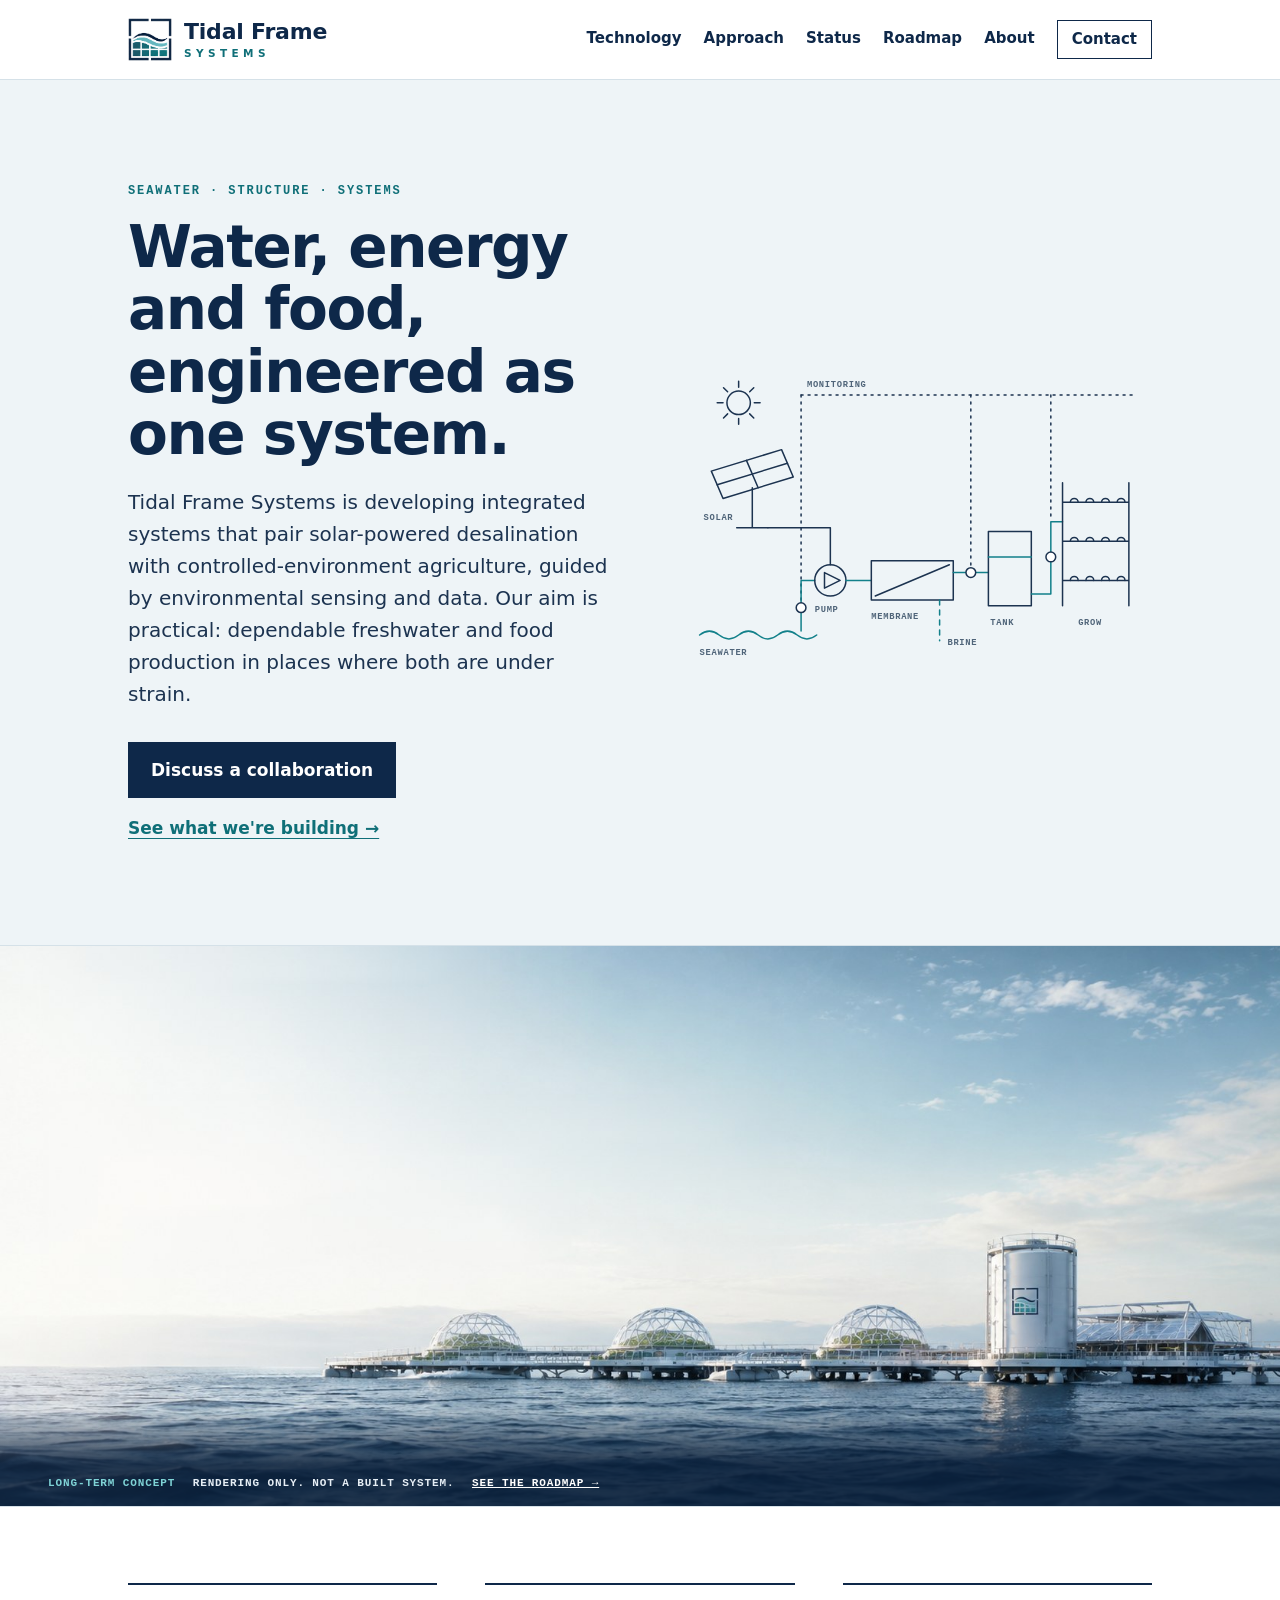
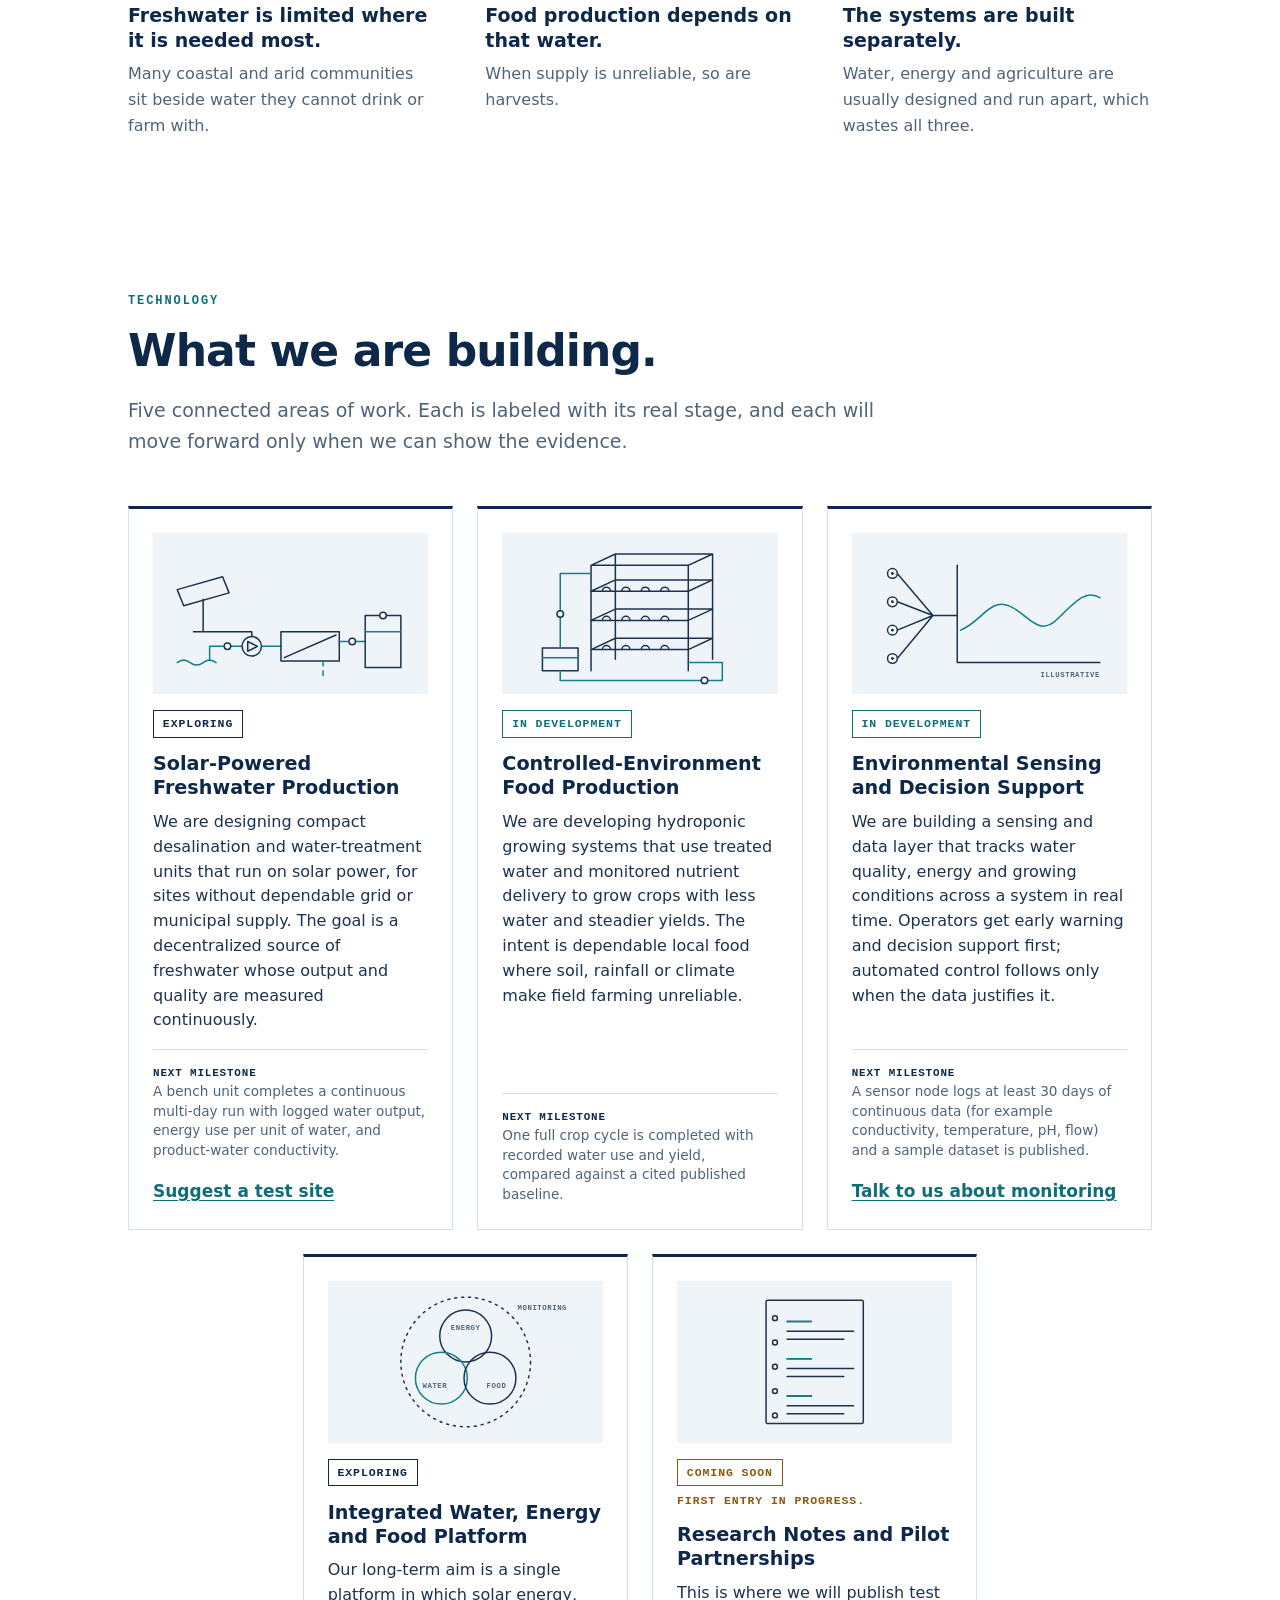
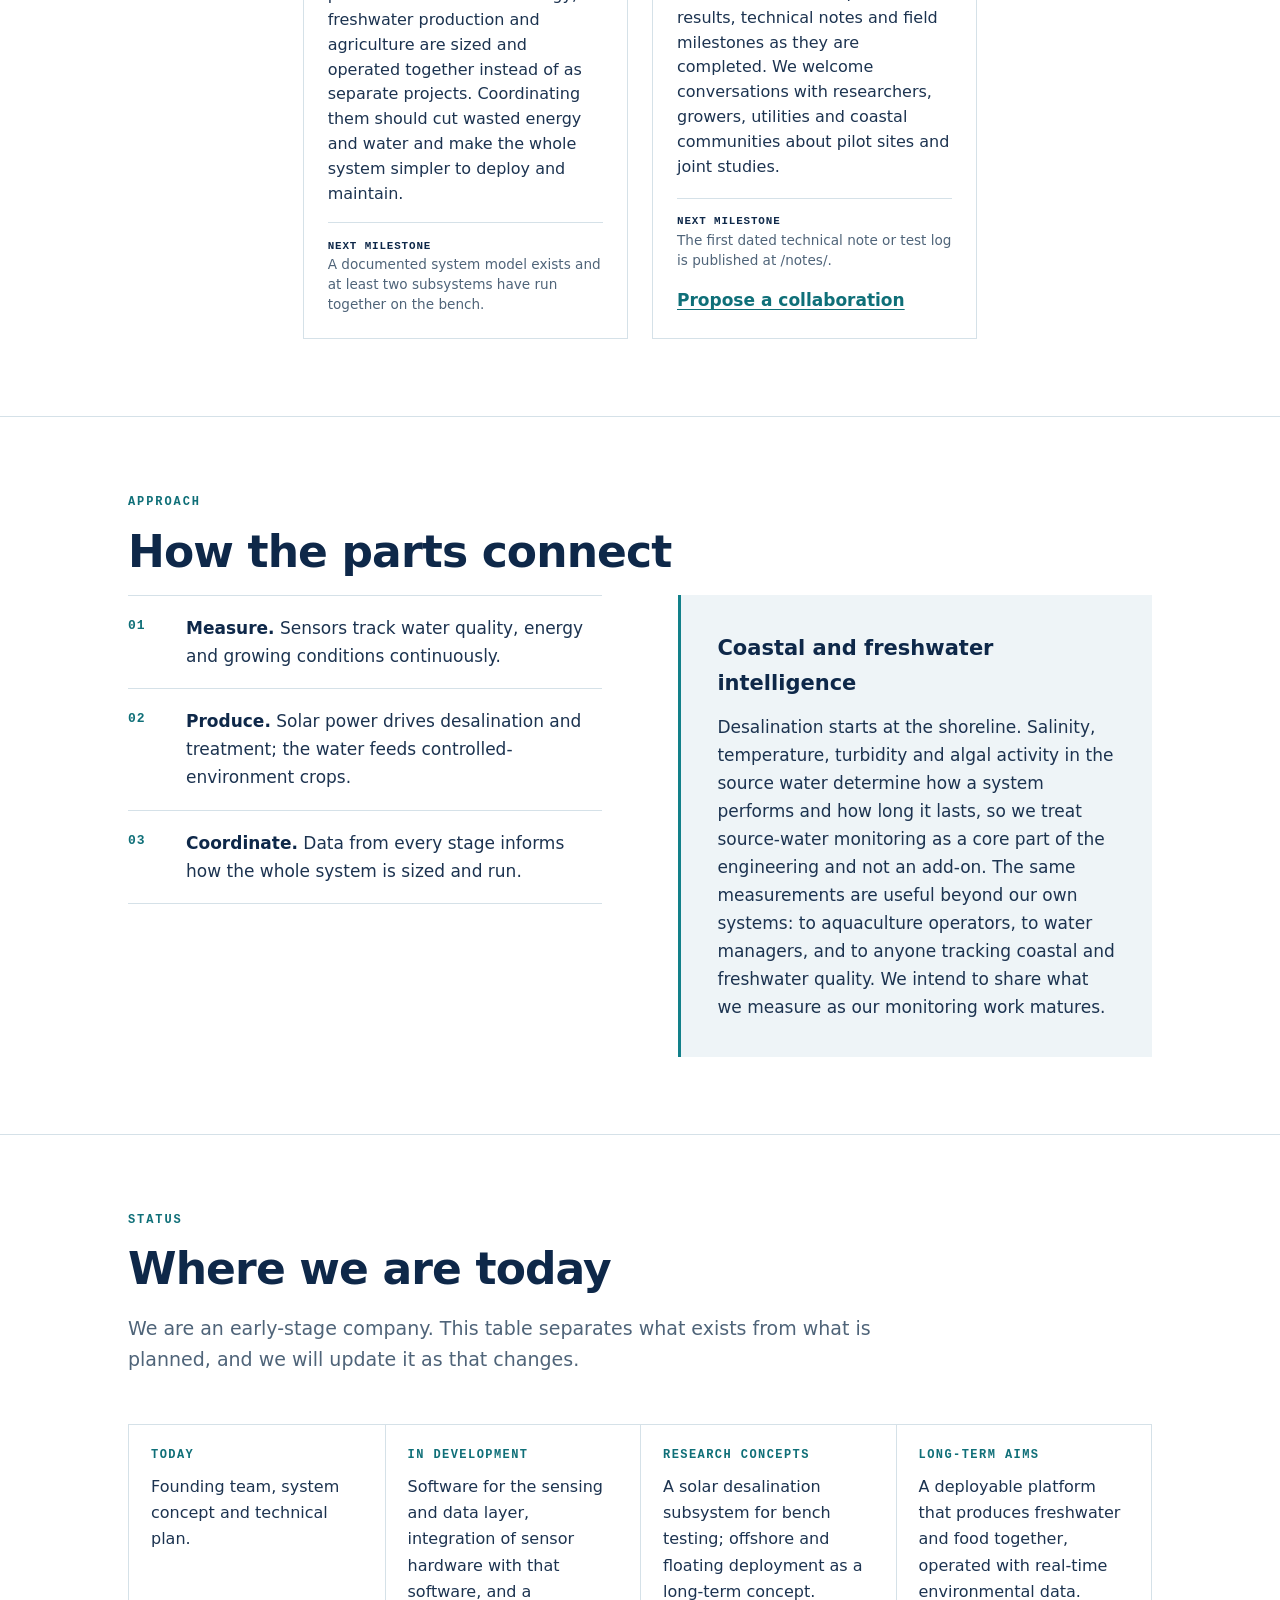
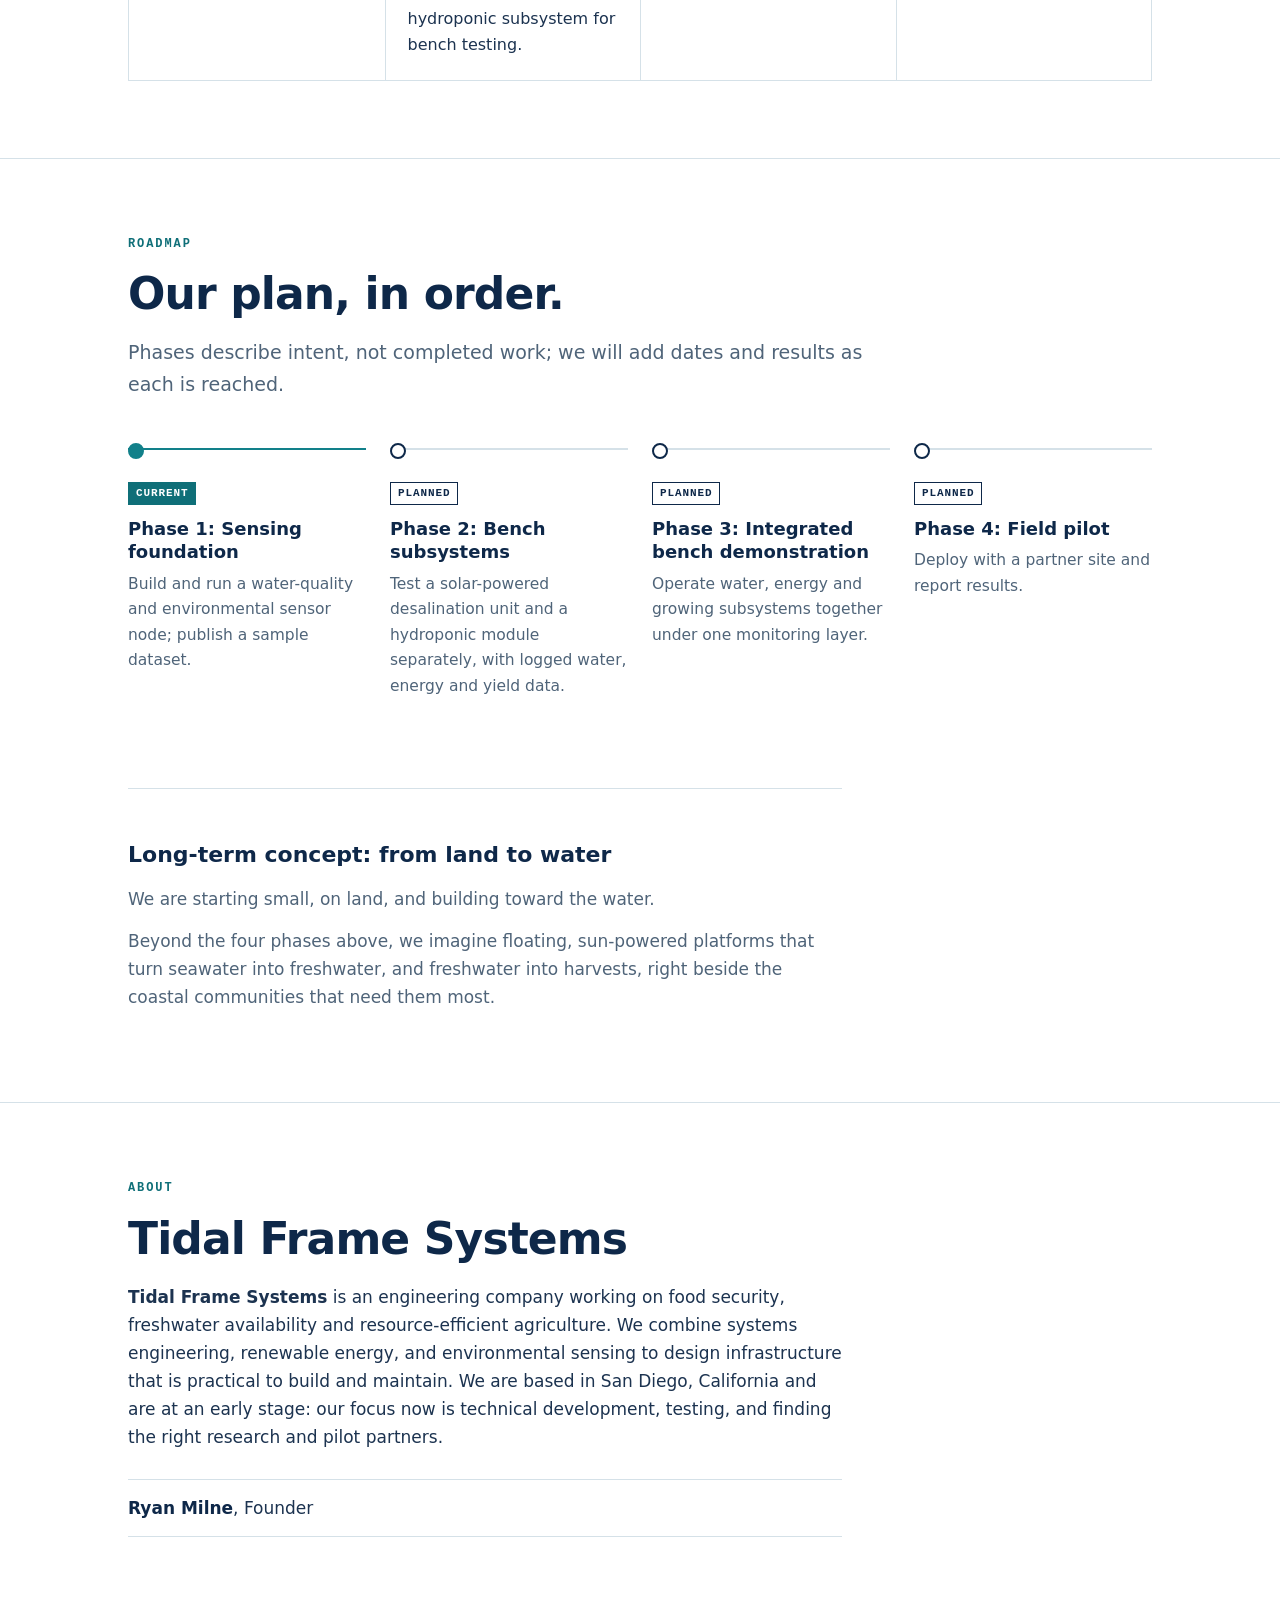
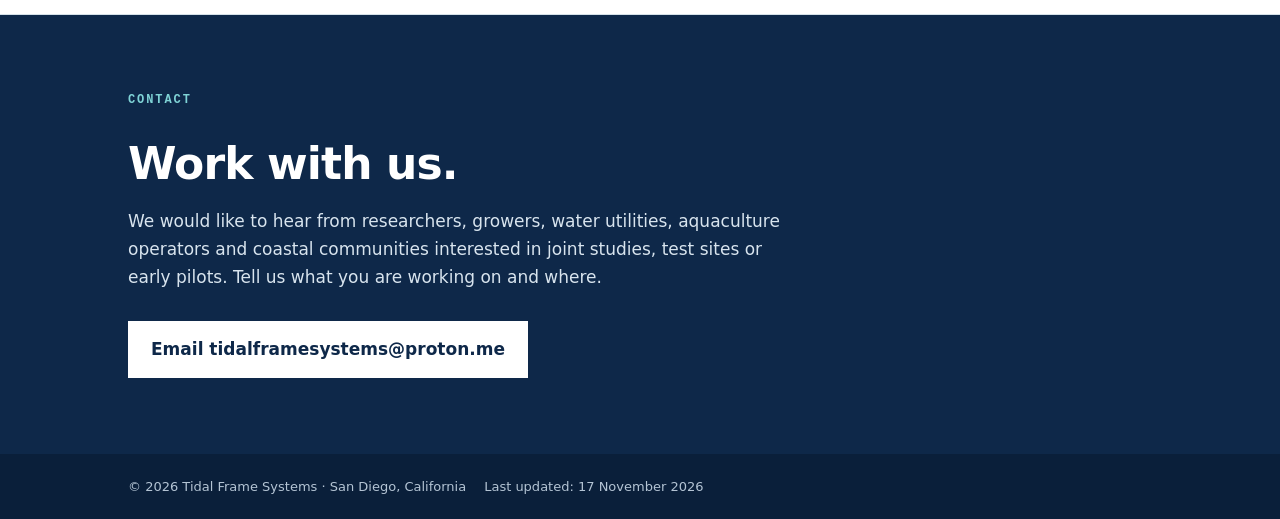
<file: index.html>
<!doctype html>
<html lang="en">
<head>
  <meta charset="utf-8">
  <meta name="viewport" content="width=device-width, initial-scale=1">
  <meta name="theme-color" content="#0e2849">
  <title>Tidal Frame Systems | Integrated water, energy and food systems</title>
  <meta name="description" content="Tidal Frame Systems is developing solar-powered desalination, controlled-environment agriculture and environmental sensing as one integrated system. Early-stage; open to research and pilot partners.">
  <meta property="og:type" content="website">
  <meta property="og:url" content="https://tidalframesystems.github.io/">
  <meta property="og:title" content="Tidal Frame Systems | Integrated water, energy and food systems">
  <meta property="og:description" content="Tidal Frame Systems is developing solar-powered desalination, controlled-environment agriculture and environmental sensing as one integrated system. Early-stage; open to research and pilot partners.">
  <meta name="twitter:card" content="summary">
  <link rel="icon" type="image/png" href="assets/favicon.png?v=20261117">
  <!-- Safety net: keeps any image or SVG from widening the page, even with a stale cached stylesheet. -->
  <style>img,svg{max-width:100%;height:auto}html,body{overflow-x:clip}</style>
  <link rel="stylesheet" href="styles.css?v=20261117">
</head>
<body>
  <a class="skip" href="#main">Skip to content</a>

  <header class="site-header">
    <div class="wrap bar">
      <a class="brand" href="#main" aria-label="Tidal Frame Systems, back to top">
        <img src="assets/tidalframe-mark.png?v=20261117" alt="" width="44" height="43">
        <span class="brand-text"><strong>Tidal Frame</strong><em>Systems</em></span>
      </a>
      <nav aria-label="Main">
        <a href="#technology">Technology</a>
        <a href="#approach">Approach</a>
        <a href="#status">Status</a>
        <a href="#roadmap">Roadmap</a>
        <a href="#about">About</a>
        <a class="nav-cta" href="#contact">Contact</a>
      </nav>
    </div>
  </header>

  <main id="main">
    <!-- HERO -->
    <section class="hero" aria-labelledby="hero-title">
      <div class="wrap hero-grid">
        <div>
          <p class="eyebrow">Seawater · Structure · Systems</p>
          <h1 id="hero-title">Water, energy and food, engineered as one system.</h1>
          <p class="hero-lede">Tidal Frame Systems is developing integrated systems that pair solar-powered desalination with controlled-environment agriculture, guided by environmental sensing and data. Our aim is practical: dependable freshwater and food production in places where both are under strain.</p>
          <div class="hero-actions">
            <a class="btn" href="#contact">Discuss a collaboration</a>
            <a class="text-link" href="#technology">See what we're building →</a>
          </div>
        </div>
        <figure class="hero-figure">
          <svg class="dg" viewBox="0 0 480 320" role="img" aria-label="Line diagram of the system: a solar panel powers a pump that draws seawater through a membrane unit into a freshwater tank, which feeds a hydroponic grow rack. Sensor points along the water path report to a shared monitoring line.">
            <path d="M120 40H460" class="bus"/>
            <text x="126" y="32">MONITORING</text>
            <path d="M120 40V253M294 40V217M376 40V164" class="bus"/>
            <circle cx="56" cy="48" r="12"/>
            <path d="M72 48h6M40 48h-6M56 32v-6M56 64v6M67.3 36.7l4.2-4.2M44.7 36.7l-4.2-4.2M67.3 59.3l4.2 4.2M44.7 59.3l-4.2 4.2"/>
            <polygon points="28,118 100,96 112,124 40,146"/>
            <path d="M64 107L76 135M34 132L106 110"/>
            <path d="M70 135V176M54 176H86"/>
            <text x="20" y="168">SOLAR</text>
            <path d="M86 176H150V214"/>
            <path d="M16 286q10-8 20 0t20 0t20 0t20 0t20 0t20 0" class="w"/>
            <text x="16" y="306">SEAWATER</text>
            <path d="M120 282V230H134" class="w"/>
            <circle cx="150" cy="230" r="16"/>
            <path d="M144 222L160 230L144 238Z"/>
            <text x="134" y="262">PUMP</text>
            <path d="M166 230H192" class="w"/>
            <rect x="192" y="210" width="84" height="40"/>
            <path d="M196 246L272 214"/>
            <text x="192" y="270">MEMBRANE</text>
            <path d="M262 250V292" class="w dash"/>
            <text x="270" y="296">BRINE</text>
            <path d="M276 222H312" class="w"/>
            <rect x="312" y="180" width="44" height="76"/>
            <path d="M312 206H356" class="w"/>
            <text x="314" y="276">TANK</text>
            <path d="M356 244H376V170H388" class="w"/>
            <path d="M388 130V256M456 130V256M388 150H456M388 190H456M388 230H456"/>
            <path d="M396 150a4 4 0 0 1 8 0m8 0a4 4 0 0 1 8 0m8 0a4 4 0 0 1 8 0m8 0a4 4 0 0 1 8 0M396 190a4 4 0 0 1 8 0m8 0a4 4 0 0 1 8 0m8 0a4 4 0 0 1 8 0m8 0a4 4 0 0 1 8 0M396 230a4 4 0 0 1 8 0m8 0a4 4 0 0 1 8 0m8 0a4 4 0 0 1 8 0m8 0a4 4 0 0 1 8 0"/>
            <text x="404" y="276">GROW</text>
            <circle cx="120" cy="258" r="5" class="s"/>
            <circle cx="294" cy="222" r="5" class="s"/>
            <circle cx="376" cy="206" r="5" class="s"/>
          </svg>
        </figure>
      </div>
    </section>

    <!-- VISION BAND: concept rendering, captioned as a concept -->
    <section class="vision-band" aria-label="Long-term concept">
      <figure>
        <img src="assets/hero.jpg?v=20261117" alt="Concept rendering of floating platforms at sea, with glass growing domes, a storage tank and solar canopies." width="1672" height="941" decoding="async">
        <figcaption><span>Long-term concept</span> Rendering only. Not a built system. <a href="#roadmap">See the roadmap →</a></figcaption>
      </figure>
    </section>

    <!-- PROBLEM -->
    <section class="section problem" aria-labelledby="problem-title">
      <div class="wrap">
        <h2 class="visually-hidden" id="problem-title">The problem</h2>
        <ul class="problem-list">
          <li><strong>Freshwater is limited where it is needed most.</strong>Many coastal and arid communities sit beside water they cannot drink or farm with.</li>
          <li><strong>Food production depends on that water.</strong>When supply is unreliable, so are harvests.</li>
          <li><strong>The systems are built separately.</strong>Water, energy and agriculture are usually designed and run apart, which wastes all three.</li>
        </ul>
      </div>
    </section>

    <!-- TECHNOLOGY -->
    <section class="section" id="technology" aria-labelledby="technology-title">
      <div class="wrap">
        <p class="eyebrow">Technology</p>
        <h2 id="technology-title">What we are building.</h2>
        <p class="intro">Five connected areas of work. Each is labeled with its real stage, and each will move forward only when we can show the evidence.</p>

        <div class="card-grid">
          <!-- A. Sustainable Water -->
          <article class="tech-card" data-status="exploring" aria-labelledby="card-water-title">
            <figure class="tech-card__figure">
              <svg class="dg" viewBox="0 0 320 180" role="img" aria-label="Line diagram of a solar panel powering a pump and membrane unit that fills a freshwater tank, with sensor points marked.">
                <polygon points="20,60 76,44 84,64 28,80"/>
                <path d="M52 72V112M40 112H64M64 112H112V118"/>
                <path d="M20 150q8-6 16 0t16 0t16 0" class="w"/>
                <path d="M60 146V130H100" class="w"/>
                <circle cx="112" cy="130" r="12"/>
                <path d="M107 124L119 130L107 136Z"/>
                <path d="M124 130H148" class="w"/>
                <rect x="148" y="112" width="72" height="36"/>
                <path d="M152 144L216 116"/>
                <path d="M200 148V166" class="w dash"/>
                <path d="M220 124H252" class="w"/>
                <rect x="252" y="92" width="44" height="64"/>
                <path d="M252 112H296" class="w"/>
                <circle cx="82" cy="130" r="4" class="s"/>
                <circle cx="236" cy="124" r="4" class="s"/>
                <circle cx="274" cy="92" r="4" class="s"/>
              </svg>
            </figure>
            <p class="tech-card__status">Exploring</p>
            <h3 class="tech-card__title" id="card-water-title">Solar-Powered Freshwater Production</h3>
            <p class="tech-card__body">We are designing compact desalination and water-treatment units that run on solar power, for sites without dependable grid or municipal supply. The goal is a decentralized source of freshwater whose output and quality are measured continuously.</p>
            <p class="tech-card__milestone"><b>Next milestone</b>A bench unit completes a continuous multi-day run with logged water output, energy use per unit of water, and product-water conductivity.</p>
            <a class="tech-card__action" href="#contact">Suggest a test site</a>
          </article>

          <!-- B. Intelligent Agriculture -->
          <article class="tech-card" data-status="in-development" aria-labelledby="card-agri-title">
            <figure class="tech-card__figure">
              <svg class="dg" viewBox="0 0 320 180" role="img" aria-label="Line drawing of a three-tier hydroponic rack with a recirculating water loop.">
                <path d="M100 30V160M220 30V160M130 16V146M250 16V146M100 30H220L250 16H130Z"/>
                <path d="M100 62H220L250 48H130ZM100 98H220L250 84H130ZM100 134H220L250 120H130Z"/>
                <path d="M114 62a5 5 0 0 1 10 0m14 0a5 5 0 0 1 10 0m14 0a5 5 0 0 1 10 0m14 0a5 5 0 0 1 10 0M114 98a5 5 0 0 1 10 0m14 0a5 5 0 0 1 10 0m14 0a5 5 0 0 1 10 0m14 0a5 5 0 0 1 10 0M114 134a5 5 0 0 1 10 0m14 0a5 5 0 0 1 10 0m14 0a5 5 0 0 1 10 0m14 0a5 5 0 0 1 10 0"/>
                <rect x="40" y="132" width="44" height="28"/>
                <path d="M40 144H84" class="w"/>
                <path d="M62 132V40H100" class="w"/>
                <path d="M220 150H262V172H62V160" class="w"/>
                <circle cx="62" cy="90" r="4" class="s"/>
                <circle cx="240" cy="172" r="4" class="s"/>
              </svg>
            </figure>
            <p class="tech-card__status">In development</p>
            <h3 class="tech-card__title" id="card-agri-title">Controlled-Environment Food Production</h3>
            <p class="tech-card__body">We are developing hydroponic growing systems that use treated water and monitored nutrient delivery to grow crops with less water and steadier yields. The intent is dependable local food where soil, rainfall or climate make field farming unreliable.</p>
            <p class="tech-card__milestone"><b>Next milestone</b>One full crop cycle is completed with recorded water use and yield, compared against a cited published baseline.</p>
          </article>

          <!-- C. AI and Environmental Intelligence -->
          <article class="tech-card" data-status="in-development" aria-labelledby="card-sensing-title">
            <figure class="tech-card__figure">
              <svg class="dg" viewBox="0 0 320 180" role="img" aria-label="Schematic of four sensor nodes sending readings to a single monitoring trace. Illustrative, not measured data.">
                <path d="M46 40L90 92M46 75L90 92M46 110L90 92M46 145L90 92M90 92H120"/>
                <circle cx="40" cy="40" r="6" class="s"/>
                <circle cx="40" cy="75" r="6" class="s"/>
                <circle cx="40" cy="110" r="6" class="s"/>
                <circle cx="40" cy="145" r="6" class="s"/>
                <circle cx="40" cy="40" r="1.8" class="dot"/>
                <circle cx="40" cy="75" r="1.8" class="dot"/>
                <circle cx="40" cy="110" r="1.8" class="dot"/>
                <circle cx="40" cy="145" r="1.8" class="dot"/>
                <path d="M120 30V150H296"/>
                <path d="M124 110C150 100 160 70 184 80S220 120 244 96S280 60 296 70" class="w"/>
                <text x="296" y="168" text-anchor="end">ILLUSTRATIVE</text>
              </svg>
            </figure>
            <p class="tech-card__status">In development</p>
            <h3 class="tech-card__title" id="card-sensing-title">Environmental Sensing and Decision Support</h3>
            <p class="tech-card__body">We are building a sensing and data layer that tracks water quality, energy and growing conditions across a system in real time. Operators get early warning and decision support first; automated control follows only when the data justifies it.</p>
            <p class="tech-card__milestone"><b>Next milestone</b>A sensor node logs at least 30 days of continuous data (for example conductivity, temperature, pH, flow) and a sample dataset is published.</p>
            <a class="tech-card__action" href="#contact">Talk to us about monitoring</a>
          </article>

          <!-- D. Integrated Resource Systems -->
          <article class="tech-card" data-status="exploring" aria-labelledby="card-platform-title">
            <figure class="tech-card__figure">
              <svg class="dg" viewBox="0 0 320 180" role="img" aria-label="Block diagram of three linked loops for energy, water and food inside a monitoring ring.">
                <circle cx="160" cy="90" r="80" class="bus"/>
                <circle cx="160" cy="58" r="32"/>
                <circle cx="130" cy="110" r="32" class="w"/>
                <circle cx="190" cy="110" r="32"/>
                <text x="160" y="50" text-anchor="middle">ENERGY</text>
                <text x="122" y="122" text-anchor="middle">WATER</text>
                <text x="198" y="122" text-anchor="middle">FOOD</text>
                <text x="224" y="26">MONITORING</text>
              </svg>
            </figure>
            <p class="tech-card__status">Exploring</p>
            <h3 class="tech-card__title" id="card-platform-title">Integrated Water, Energy and Food Platform</h3>
            <p class="tech-card__body">Our long-term aim is a single platform in which solar energy, freshwater production and agriculture are sized and operated together instead of as separate projects. Coordinating them should cut wasted energy and water and make the whole system simpler to deploy and maintain.</p>
            <p class="tech-card__milestone"><b>Next milestone</b>A documented system model exists and at least two subsystems have run together on the bench.</p>
          </article>

          <!-- E. Research, Prototypes and Partnerships -->
          <article class="tech-card" data-status="coming-soon" aria-labelledby="card-notes-title">
            <figure class="tech-card__figure">
              <svg class="dg" viewBox="0 0 320 180" role="img" aria-label="Outline of a notebook page with empty dated entries.">
                <rect x="100" y="14" width="120" height="152" rx="2"/>
                <circle cx="111" cy="36" r="3"/>
                <circle cx="111" cy="66" r="3"/>
                <circle cx="111" cy="96" r="3"/>
                <circle cx="111" cy="126" r="3"/>
                <circle cx="111" cy="156" r="3"/>
                <path d="M126 40H156M126 52H208M126 62H196" />
                <path d="M126 86H156M126 98H208M126 108H196" />
                <path d="M126 132H156M126 144H208M126 154H196" />
                <path d="M126 40H156M126 86H156M126 132H156" class="w"/>
              </svg>
            </figure>
            <div class="tech-card__status-row">
              <p class="tech-card__status">Coming soon</p>
              <p class="tech-card__status-note">First entry in progress.</p>
            </div>
            <h3 class="tech-card__title" id="card-notes-title">Research Notes and Pilot Partnerships</h3>
            <p class="tech-card__body">This is where we will publish test results, technical notes and field milestones as they are completed. We welcome conversations with researchers, growers, utilities and coastal communities about pilot sites and joint studies.</p>
            <p class="tech-card__milestone"><b>Next milestone</b>The first dated technical note or test log is published at /notes/.</p>
            <a class="tech-card__action" href="#contact">Propose a collaboration</a>
          </article>
        </div>
      </div>
    </section>

    <!-- APPROACH -->
    <section class="section" id="approach" aria-labelledby="approach-title">
      <div class="wrap">
        <p class="eyebrow">Approach</p>
        <h2 id="approach-title">How the parts connect</h2>
        <div class="approach-grid">
          <ol class="steps">
            <li><p><strong>Measure.</strong> Sensors track water quality, energy and growing conditions continuously.</p></li>
            <li><p><strong>Produce.</strong> Solar power drives desalination and treatment; the water feeds controlled-environment crops.</p></li>
            <li><p><strong>Coordinate.</strong> Data from every stage informs how the whole system is sized and run.</p></li>
          </ol>
          <div class="aside">
            <h3>Coastal and freshwater intelligence</h3>
            <p>Desalination starts at the shoreline. Salinity, temperature, turbidity and algal activity in the source water determine how a system performs and how long it lasts, so we treat source-water monitoring as a core part of the engineering and not an add-on. The same measurements are useful beyond our own systems: to aquaculture operators, to water managers, and to anyone tracking coastal and freshwater quality. We intend to share what we measure as our monitoring work matures.</p>
          </div>
        </div>
      </div>
    </section>

    <!-- STATUS -->
    <section class="section" id="status" aria-labelledby="status-title">
      <div class="wrap">
        <p class="eyebrow">Status</p>
        <h2 id="status-title">Where we are today</h2>
        <p class="intro">We are an early-stage company. This table separates what exists from what is planned, and we will update it as that changes.</p>
        <div class="status-grid">
          <div class="status-col">
            <h3>Today</h3>
            <p>Founding team, system concept and technical plan.</p>
          </div>
          <div class="status-col">
            <h3>In development</h3>
            <p>Software for the sensing and data layer, integration of sensor hardware with that software, and a hydroponic subsystem for bench testing.</p>
          </div>
          <div class="status-col">
            <h3>Research concepts</h3>
            <p>A solar desalination subsystem for bench testing; offshore and floating deployment as a long-term concept.</p>
          </div>
          <div class="status-col">
            <h3>Long-term aims</h3>
            <p>A deployable platform that produces freshwater and food together, operated with real-time environmental data.</p>
          </div>
        </div>
      </div>
    </section>

    <!-- ROADMAP -->
    <section class="section" id="roadmap" aria-labelledby="roadmap-title">
      <div class="wrap">
        <p class="eyebrow">Roadmap</p>
        <h2 id="roadmap-title">Our plan, in order.</h2>
        <p class="intro">Phases describe intent, not completed work; we will add dates and results as each is reached.</p>
        <ol class="stepper">
          <li class="is-current"><span class="chip chip--current">Current</span><h3>Phase 1: Sensing foundation</h3><p>Build and run a water-quality and environmental sensor node; publish a sample dataset.</p></li>
          <li><span class="chip">Planned</span><h3>Phase 2: Bench subsystems</h3><p>Test a solar-powered desalination unit and a hydroponic module separately, with logged water, energy and yield data.</p></li>
          <li><span class="chip">Planned</span><h3>Phase 3: Integrated bench demonstration</h3><p>Operate water, energy and growing subsystems together under one monitoring layer.</p></li>
          <li><span class="chip">Planned</span><h3>Phase 4: Field pilot</h3><p>Deploy with a partner site and report results.</p></li>
        </ol>

        <div class="concept">
          <div>
            <h3>Long-term concept: from land to water</h3>
            <p>We are starting small, on land, and building toward the water.</p>
            <p>Beyond the four phases above, we imagine floating, sun-powered platforms that turn seawater into freshwater, and freshwater into harvests, right beside the coastal communities that need them most.</p>
          </div>
        </div>
      </div>
    </section>

    <!-- ABOUT -->
    <section class="section about" id="about" aria-labelledby="about-title">
      <div class="wrap">
        <p class="eyebrow">About</p>
        <h2 id="about-title">Tidal Frame Systems</h2>
        <p><strong>Tidal Frame Systems</strong> is an engineering company working on food security, freshwater availability and resource-efficient agriculture. We combine systems engineering, renewable energy, and environmental sensing to design infrastructure that is practical to build and maintain. We are based in San Diego, California and are at an early stage: our focus now is technical development, testing, and finding the right research and pilot partners.</p>
        <h3 class="visually-hidden">Team</h3>
        <ul class="team">
          <li><strong>Ryan Milne</strong>, Founder</li>
        </ul>
      </div>
    </section>

    <!-- CONTACT -->
    <section class="section contact" id="contact" aria-labelledby="contact-title">
      <div class="wrap">
        <p class="eyebrow">Contact</p>
        <h2 id="contact-title">Work with us.</h2>
        <p>We would like to hear from researchers, growers, water utilities, aquaculture operators and coastal communities interested in joint studies, test sites or early pilots. Tell us what you are working on and where.</p>
        <a class="btn" href="mailto:tidalframesystems@proton.me?subject=Collaboration%20inquiry">Email tidalframesystems@proton.me</a>
      </div>
    </section>
  </main>

  <footer>
    <div class="wrap">
      <span>© 2026 Tidal Frame Systems · San Diego, California</span>
      <span>Last updated: 17 November 2026</span>
    </div>
  </footer>
</body>
</html>
</file>
<file: styles.css>
/* Tidal Frame Systems: site styles. No build step, no web fonts.
   Brand colors (navy, teal, ink) are kept and mapped onto the token names
   the status-card component expects. */
:root{
  /* existing brand */
  --navy:#0e2849; --teal:#12808a; --ink:#1c3350; --muted:#4f6479; --sky:#eef4f7;
  /* component tokens, mapped onto the brand */
  --deep:var(--navy);
  --teal-ink:#0f6f78;          /* teal for small text on tinted backgrounds (passes 4.5:1) */
  --paper:var(--sky);
  --rule:#d5e1e8;
  --amber:#8A5A0B;
  --white:#fff;
  --mono:ui-monospace,SFMono-Regular,Menlo,Consolas,monospace;
  --sans:"Avenir Next",Montserrat,"Segoe UI",system-ui,-apple-system,Roboto,"Helvetica Neue",Arial,sans-serif;
  --gutter:clamp(16px,5vw,48px);
}
*{box-sizing:border-box}
html{scroll-behavior:smooth}
body{margin:0;font:17px/1.65 var(--sans);color:var(--ink);background:var(--white);-webkit-font-smoothing:antialiased;overflow-wrap:break-word}
a{color:inherit}
a:focus-visible,.btn:focus-visible{outline:2px solid var(--teal);outline-offset:3px}
img{max-width:100%;height:auto}
.wrap{max-width:1120px;margin:0 auto;padding:0 var(--gutter)}
.visually-hidden{position:absolute;width:1px;height:1px;overflow:hidden;clip:rect(0 0 0 0);white-space:nowrap}
.skip{position:absolute;left:12px;top:-60px;background:var(--navy);color:#fff;padding:10px 14px;z-index:10;text-decoration:none}
.skip:focus{top:12px}

/* Header + navigation (wraps on small screens; no JavaScript) */
.site-header{border-bottom:1px solid var(--rule);background:var(--white)}
.bar{display:flex;align-items:center;justify-content:space-between;flex-wrap:wrap;gap:14px 28px;padding-top:18px;padding-bottom:18px}
.brand{display:flex;align-items:center;gap:12px;text-decoration:none;color:var(--navy)}
.brand img{width:44px;height:auto;display:block}
.brand-text{display:flex;flex-direction:column;line-height:1.05}
.brand-text strong{font-size:22px;font-weight:600;letter-spacing:-.01em}
.brand-text em{font-style:normal;font-size:10.5px;letter-spacing:.42em;text-transform:uppercase;color:var(--teal-ink);margin-top:5px;font-weight:600}
.bar nav{display:flex;flex-wrap:wrap;align-items:center;gap:6px 22px;font-size:15px;font-weight:600;color:var(--navy)}
.bar nav a{text-decoration:none;padding:6px 0;border-bottom:2px solid transparent}
.bar nav a:hover{border-color:var(--teal)}
.bar nav a.nav-cta{border:1.5px solid var(--navy);padding:6px 14px}
.bar nav a.nav-cta:hover{background:var(--navy);color:#fff}

/* Shared section pieces */
section{border-bottom:1px solid var(--rule)}
.section{padding-top:clamp(48px,6vw,88px);padding-bottom:clamp(48px,6vw,88px)}
.eyebrow{margin:0 0 16px;font:600 12px/1.4 var(--mono);letter-spacing:.16em;text-transform:uppercase;color:var(--teal-ink)}
h1,h2,h3{color:var(--navy);font-weight:600}
h2{margin:0 0 18px;font-size:clamp(28px,3.6vw,44px);letter-spacing:-.02em;line-height:1.15;max-width:20em}
.intro{margin:0 0 clamp(32px,4vw,48px);max-width:40em;color:var(--muted);font-size:clamp(17px,1.5vw,19px)}
.btn{display:inline-block;background:var(--navy);color:#fff;text-decoration:none;font-weight:600;padding:13px 22px;border:1.5px solid var(--navy);overflow-wrap:anywhere}
.btn:hover{background:var(--teal);border-color:var(--teal)}
.text-link{font-weight:600;color:var(--teal-ink);text-underline-offset:4px}

/* Line diagrams: original SVG, single-weight strokes */
.dg{display:block;width:100%;height:auto}
.dg *{vector-effect:non-scaling-stroke}
.dg path,.dg rect,.dg circle,.dg polygon,.dg line{fill:none;stroke:var(--ink);stroke-width:1.5;stroke-linecap:round;stroke-linejoin:round}
.dg .w{stroke:var(--teal)}
.dg .dash{stroke-dasharray:5 5}
.dg .bus{stroke-dasharray:2 5}
.dg .s{fill:var(--white)}
.dg .dot{fill:var(--ink);stroke:none}
.dg text{font:600 9px var(--mono);letter-spacing:.08em;fill:var(--muted);stroke:none}

/* Hero */
.hero{background:var(--paper)}
.hero-grid{display:grid;grid-template-columns:minmax(0,1.05fr) minmax(0,1fr);gap:clamp(32px,5vw,72px);align-items:center;padding-top:clamp(56px,8vw,112px);padding-bottom:clamp(56px,8vw,112px)}
.hero h1{margin:0 0 20px;font-size:clamp(34px,4.6vw,58px);letter-spacing:-.025em;line-height:1.08}
.hero-lede{margin:0 0 32px;font-size:clamp(17px,1.6vw,20px);line-height:1.6;max-width:32em}
.hero-actions{display:flex;flex-wrap:wrap;align-items:center;gap:16px 26px}
.hero-figure{margin:0}

/* Vision band: concept rendering directly under the hero */
.vision-band{border-bottom:0;background:var(--navy)}
.vision-band figure{margin:0;position:relative}
.vision-band img{display:block;width:100%;height:clamp(240px,48vw,560px);object-fit:cover;object-position:60% 60%}
/* Caption: solid 86% navy behind the text (>=4.5:1 for both caption colors over any part of the image),
   with the soft fade moved into a strip above it. */
.vision-band figcaption{position:absolute;left:0;right:0;bottom:0;padding:10px var(--gutter) 14px;
  background:rgba(10,31,58,.86);color:#e6eef5;
  font:600 11px/1.5 var(--mono);letter-spacing:.08em;text-transform:uppercase}
.vision-band figcaption::before{content:"";position:absolute;left:0;right:0;bottom:100%;height:56px;
  background:linear-gradient(rgba(10,31,58,0),rgba(10,31,58,.86));pointer-events:none}
.vision-band figcaption span{color:#7fd3d6;margin-right:10px}
.vision-band figcaption a{color:#fff;margin-left:10px}

/* Problem: reads as part of the intro */
.problem{border-top:1px solid var(--rule);border-bottom:0}
.problem-list{list-style:none;margin:0;padding:0;display:grid;grid-template-columns:repeat(3,minmax(0,1fr));gap:clamp(24px,4vw,48px)}
.problem-list li{border-top:2px solid var(--navy);padding-top:18px;color:var(--muted);font-size:16px}
.problem-list strong{display:block;color:var(--navy);font-size:19px;line-height:1.3;margin-bottom:8px}

/* Technology: status cards (reusable component) */
.card-grid{display:grid;gap:1.5rem;grid-template-columns:repeat(6,minmax(0,1fr))}
.card-grid>.tech-card{grid-column:span 2}
.card-grid>.tech-card:nth-child(4){grid-column:2 / span 2}
.tech-card{display:flex;flex-direction:column;background:var(--white);border:1px solid var(--rule);
  border-top:3px solid var(--deep);padding:1.5rem;color:var(--ink);font-family:var(--sans)}
.tech-card__figure{margin:0 0 1rem;aspect-ratio:16/9;background:var(--paper);display:grid;place-items:center;padding:.5rem}
.tech-card__figure svg,.tech-card__figure img{width:100%;height:100%;object-fit:contain}
.tech-card__status{align-self:flex-start;white-space:nowrap;font:600 .72rem/1.4 var(--mono);letter-spacing:.08em;text-transform:uppercase;
  padding:.3rem .55rem;border:1px solid currentColor;margin:0 0 .9rem}
.tech-card[data-status="exploring"] .tech-card__status{color:var(--deep)}
.tech-card[data-status="in-development"] .tech-card__status{color:var(--teal-ink)}
.tech-card[data-status="coming-soon"] .tech-card__status{color:var(--amber)}
.tech-card__status-row{display:flex;flex-wrap:wrap;align-items:center;gap:.4rem .75rem;margin-bottom:.9rem}
.tech-card__status-row .tech-card__status{margin:0}
.tech-card__status-note{margin:0;font:600 .72rem/1.4 var(--mono);letter-spacing:.08em;text-transform:uppercase;color:var(--amber)}
.tech-card__title{font-size:1.2rem;line-height:1.25;margin:0 0 .6rem}
.tech-card__body{margin:0 0 1rem;line-height:1.55;font-size:16px}
.tech-card__milestone{margin:auto 0 0;padding-top:.9rem;border-top:1px solid var(--rule);font-size:.85rem;line-height:1.45;color:var(--muted)}
.tech-card__milestone b{display:block;font:600 .68rem/1.6 var(--mono);letter-spacing:.08em;text-transform:uppercase;color:var(--deep)}
.tech-card__action{margin-top:1rem;font-weight:600;color:var(--teal-ink);text-decoration:underline;text-underline-offset:3px}
.tech-card__action:focus-visible{outline:2px solid var(--teal);outline-offset:3px}

/* Approach */
.approach-grid{display:grid;grid-template-columns:minmax(0,1fr) minmax(0,1fr);gap:clamp(32px,6vw,80px)}
.steps{list-style:none;margin:0;padding:0;counter-reset:step}
.steps li{counter-increment:step;display:grid;grid-template-columns:44px 1fr;gap:4px 14px;padding:18px 0;border-top:1px solid var(--rule)}
.steps li:last-child{border-bottom:1px solid var(--rule)}
.steps li::before{content:"0" counter(step);font:600 13px/1.9 var(--mono);color:var(--teal-ink);letter-spacing:.08em}
.steps p{margin:0}
.steps strong{color:var(--navy)}
.aside{background:var(--paper);padding:clamp(22px,3vw,36px);border-left:3px solid var(--teal)}
.aside h3{margin:0 0 12px;font-size:21px}
.aside p{margin:0}

/* Status */
.status-grid{display:grid;grid-template-columns:repeat(4,minmax(0,1fr));border:1px solid var(--rule)}
.status-col{padding:22px;border-left:1px solid var(--rule)}
.status-col:first-child{border-left:0}
.status-col h3{margin:0 0 10px;font:600 12px/1.4 var(--mono);letter-spacing:.12em;text-transform:uppercase;color:var(--teal-ink)}
.status-col p{margin:0;font-size:16px}

/* Roadmap */
.stepper{list-style:none;margin:0;padding:0;display:grid;grid-template-columns:repeat(4,minmax(0,1fr));gap:24px}
.stepper li{position:relative;padding-top:26px;border-top:2px solid var(--rule)}
.stepper li::before{content:"";position:absolute;top:-7px;left:0;width:12px;height:12px;border:2px solid var(--navy);background:var(--white);border-radius:50%}
.stepper h3{margin:0 0 8px;font-size:18px;line-height:1.3}
.stepper p{margin:0;font-size:15.5px;color:var(--muted)}
.chip{display:inline-block;margin-bottom:12px;font:600 11px/1 var(--mono);letter-spacing:.08em;text-transform:uppercase;padding:5px 7px;border:1px solid currentColor;color:var(--deep)}
.chip--current{color:var(--white);background:var(--teal-ink);border-color:var(--teal-ink)}
.stepper li.is-current{border-top-color:var(--teal)}
.stepper li.is-current::before{background:var(--teal);border-color:var(--teal)}
.concept{display:grid;grid-template-columns:minmax(0,.9fr) minmax(0,1.1fr);gap:clamp(24px,4vw,56px);align-items:center;margin-top:clamp(48px,7vw,88px);padding-top:clamp(32px,4vw,48px);border-top:1px solid var(--rule)}
.concept{grid-template-columns:1fr;max-width:42em}
.concept h3{margin:0 0 12px;font-size:22px}
.concept p{margin:0 0 14px;color:var(--muted)}

/* About */
.about p{max-width:42em;margin:0 0 18px}
.team{list-style:none;margin:28px 0 0;padding:0}
.team li{padding:14px 0;border-top:1px solid var(--rule);max-width:42em}
.team li:last-child{border-bottom:1px solid var(--rule)}
.team strong{color:var(--navy)}

/* Contact */
.contact{background:var(--navy);color:#fff;border-bottom:0}
.contact .eyebrow{color:#7fd3d6}
.contact h2{color:#fff}
.contact p{max-width:40em;margin:0 0 30px;color:#d8e4ee}
.contact .btn{background:#fff;color:var(--navy);border-color:#fff}
.contact .btn:hover{background:#9be3e4;border-color:#9be3e4}
.contact .btn:focus-visible{outline-color:#9be3e4}

footer{background:#0a1f3a;color:#b4c4d4;font-size:13px}
footer .wrap{display:flex;flex-wrap:wrap;gap:6px 18px;padding-top:22px;padding-bottom:22px}

@media(max-width:900px){
  .hero-grid,.approach-grid,.concept{grid-template-columns:1fr}
  .card-grid{grid-template-columns:repeat(2,minmax(0,1fr))}
  .card-grid>.tech-card,.card-grid>.tech-card:nth-child(4){grid-column:auto}
  .status-grid{grid-template-columns:repeat(2,minmax(0,1fr))}
  .status-col:nth-child(3){border-left:0}
  .status-col:nth-child(n+3){border-top:1px solid var(--rule)}
  .stepper{grid-template-columns:repeat(2,minmax(0,1fr));row-gap:36px}
}
@media(max-width:640px){
  /* nav: one row that scrolls sideways instead of wrapping */
  .bar{flex-wrap:nowrap;flex-direction:column;align-items:flex-start;gap:10px}
  .bar nav{flex-wrap:nowrap;overflow-x:auto;width:100%;gap:18px;padding-bottom:4px;
    scrollbar-width:none;-webkit-overflow-scrolling:touch}
  .bar nav::-webkit-scrollbar{display:none}
  .bar nav a{white-space:nowrap;flex:0 0 auto}
  /* tighter rhythm */
  .section{padding-top:44px;padding-bottom:44px}
  .hero-grid{padding-top:40px;padding-bottom:40px}
  .tech-card__figure{aspect-ratio:2/1}
  .problem-list,.card-grid,.status-grid{grid-template-columns:1fr}
  .status-col{border-left:0;border-top:1px solid var(--rule)}
  .status-col:first-child{border-top:0}
  /* roadmap becomes a vertical stepper */
  .stepper{grid-template-columns:1fr;gap:0;border-left:2px solid var(--rule);margin-left:6px}
  .stepper li{border-top:0;padding:0 0 28px 22px}
  .stepper li::before{top:2px;left:-8px}
}
@media(max-width:480px){.tech-card{padding:1.1rem}}
@media(prefers-reduced-motion:reduce){html{scroll-behavior:auto}}
</file>
